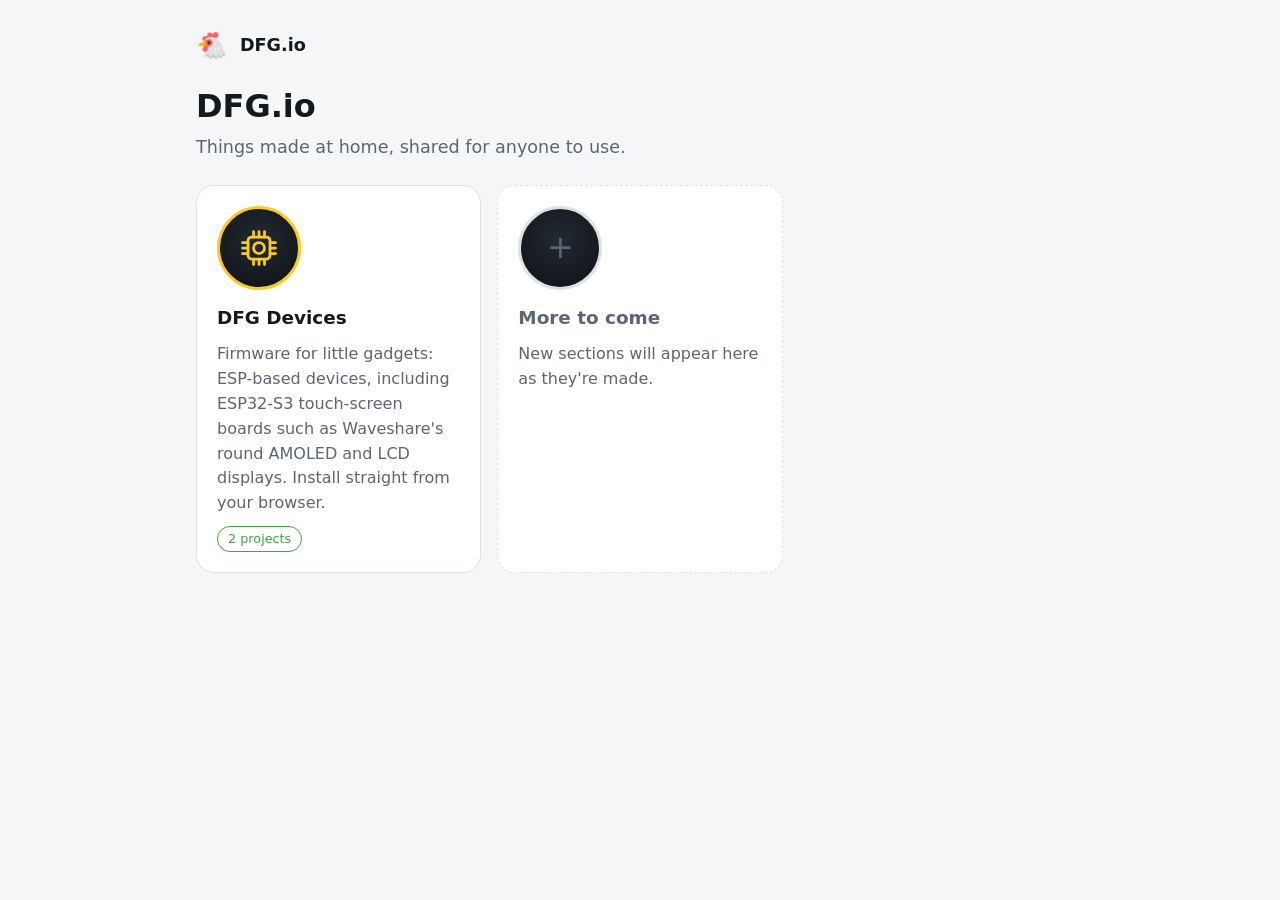
<file: index.html>
<!doctype html>
<html lang="en-GB">
<head>
<meta charset="utf-8">
<meta name="viewport" content="width=device-width, initial-scale=1">
<title>DFG.io</title>
<meta name="description" content="Things made at home: firmware for little gadgets, and more to come.">
<link rel="stylesheet" href="style.css">
</head>
<body>
<div class="wrap">
  <header class="site"><span class="logo" aria-hidden="true">&#x1F414;</span><a href="./">DFG.io</a></header>
  <h1>DFG.io</h1>
  <p class="lead">Things made at home, shared for anyone to use.</p>

  <div class="grid">
    <a class="card" href="devices/">
      <div class="face" style="--c:#ffca28"><svg class="ico" viewBox="0 0 48 48" aria-hidden="true"><rect x="12" y="12" width="24" height="24" rx="4"/><circle cx="24" cy="24" r="6"/><path d="M18 12V6M24 12V6M30 12V6M18 42v-6M24 42v-6M30 42v-6M12 18H6M12 24H6M12 30H6M42 18h-6M42 24h-6M42 30h-6"/></svg></div>
      <h3>DFG Devices</h3>
      <p>Firmware for little gadgets: ESP-based devices, including ESP32-S3 touch-screen boards such as Waveshare's round AMOLED and LCD displays. Install straight from your browser.</p>
      <span class="tag ready">2 projects</span>
    </a>
    <div class="card soon">
      <div class="face" style="--c:var(--line)">+</div>
      <h3>More to come</h3>
      <p>New sections will appear here as they're made.</p>
    </div>
  </div>
</div>
</body>
</html>
</file>
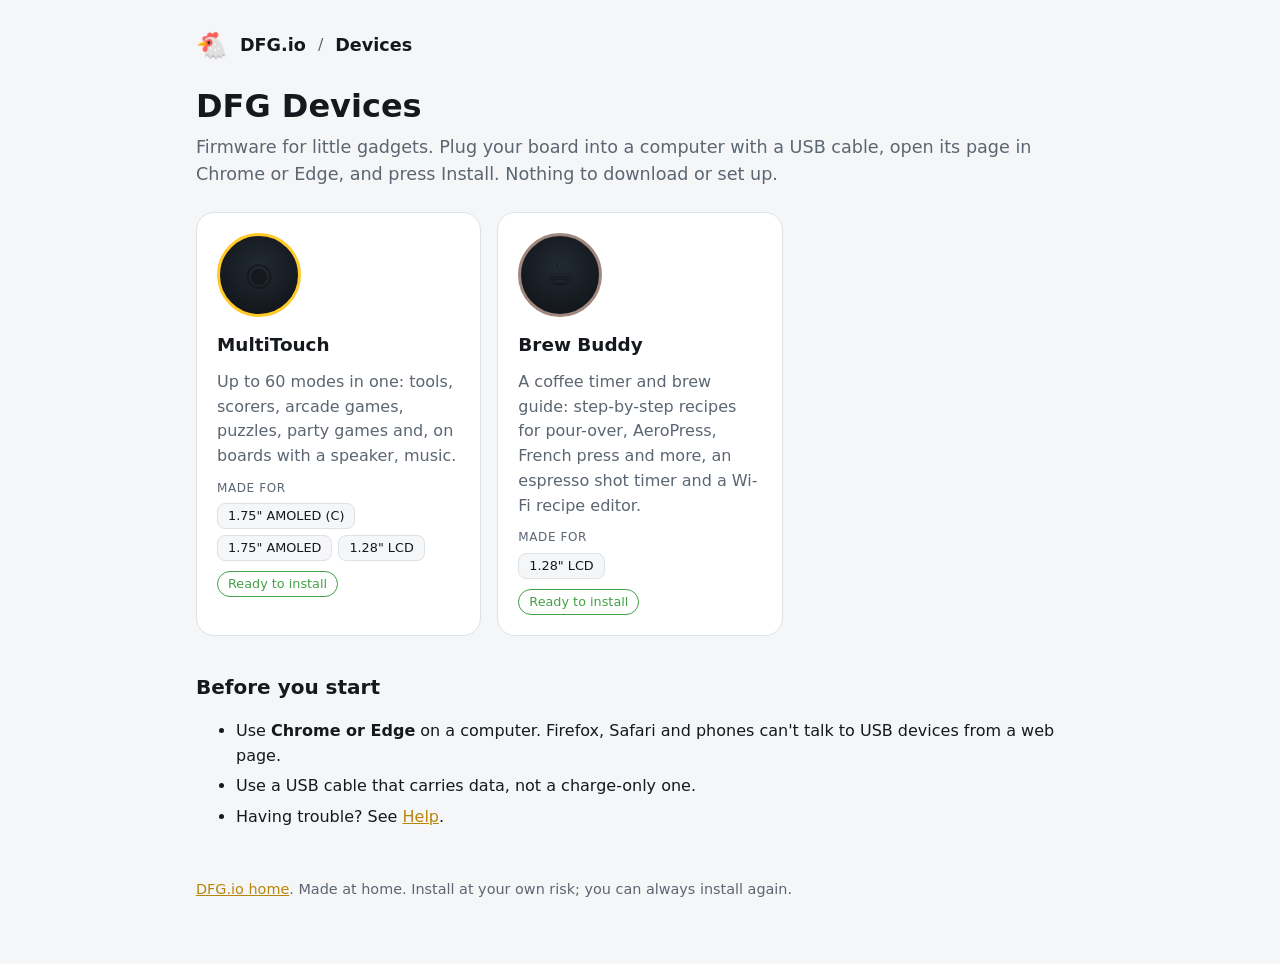
<file: devices/index.html>
<!doctype html>
<html lang="en-GB">
<head>
<meta charset="utf-8">
<meta name="viewport" content="width=device-width, initial-scale=1">
<title>DFG Devices</title>
<meta name="description" content="Firmware for little gadgets, installed from your browser.">
<link rel="stylesheet" href="../style.css">
</head>
<body>
<div class="wrap">
  <header class="site"><span class="logo" aria-hidden="true">&#x1F414;</span><a href="../">DFG.io</a><span class="sep">/</span><a href="./">Devices</a></header>
  <h1>DFG Devices</h1>
  <p class="lead">Firmware for little gadgets. Plug your board into a computer with a USB cable, open its page in Chrome or Edge, and press Install. Nothing to download or set up.</p>

  <div class="grid">
    <a class="card" href="../multitouch/">
      <div class="face" style="--c:#ffca28">&#9673;</div>
      <h3>MultiTouch</h3>
      <p>Up to 60 modes in one: tools, scorers, arcade games, puzzles, party games and, on boards with a speaker, music.</p>
      <ul class="devices">
        <li title="Waveshare ESP32-S3-Touch-AMOLED-1.75C">1.75" AMOLED (C)</li>
        <li title="Waveshare ESP32-S3-Touch-AMOLED-1.75">1.75" AMOLED</li>
        <li title="Waveshare ESP32-S3-Touch-LCD-1.28">1.28" LCD</li>
      </ul>
      <span class="tag ready">Ready to install</span>
    </a>
    <a class="card" href="../brew-buddy/">
      <div class="face" style="--c:#a1887f">&#9749;</div>
      <h3>Brew Buddy</h3>
      <p>A coffee timer and brew guide: step-by-step recipes for pour-over, AeroPress, French press and more, an espresso shot timer and a Wi-Fi recipe editor.</p>
      <ul class="devices">
        <li title="Waveshare ESP32-S3-Touch-LCD-1.28">1.28" LCD</li>
      </ul>
      <span class="tag ready">Ready to install</span>
    </a>
  </div>

  <h2>Before you start</h2>
  <ul>
    <li>Use <strong>Chrome or Edge</strong> on a computer. Firefox, Safari and phones can't talk to USB devices from a web page.</li>
    <li>Use a USB cable that carries data, not a charge-only one.</li>
    <li>Having trouble? See <a href="../help.html">Help</a>.</li>
  </ul>
  <footer><a href="../">DFG.io home</a>. Made at home. Install at your own risk; you can always install again.</footer>
</div>
</body>
</html>
</file>
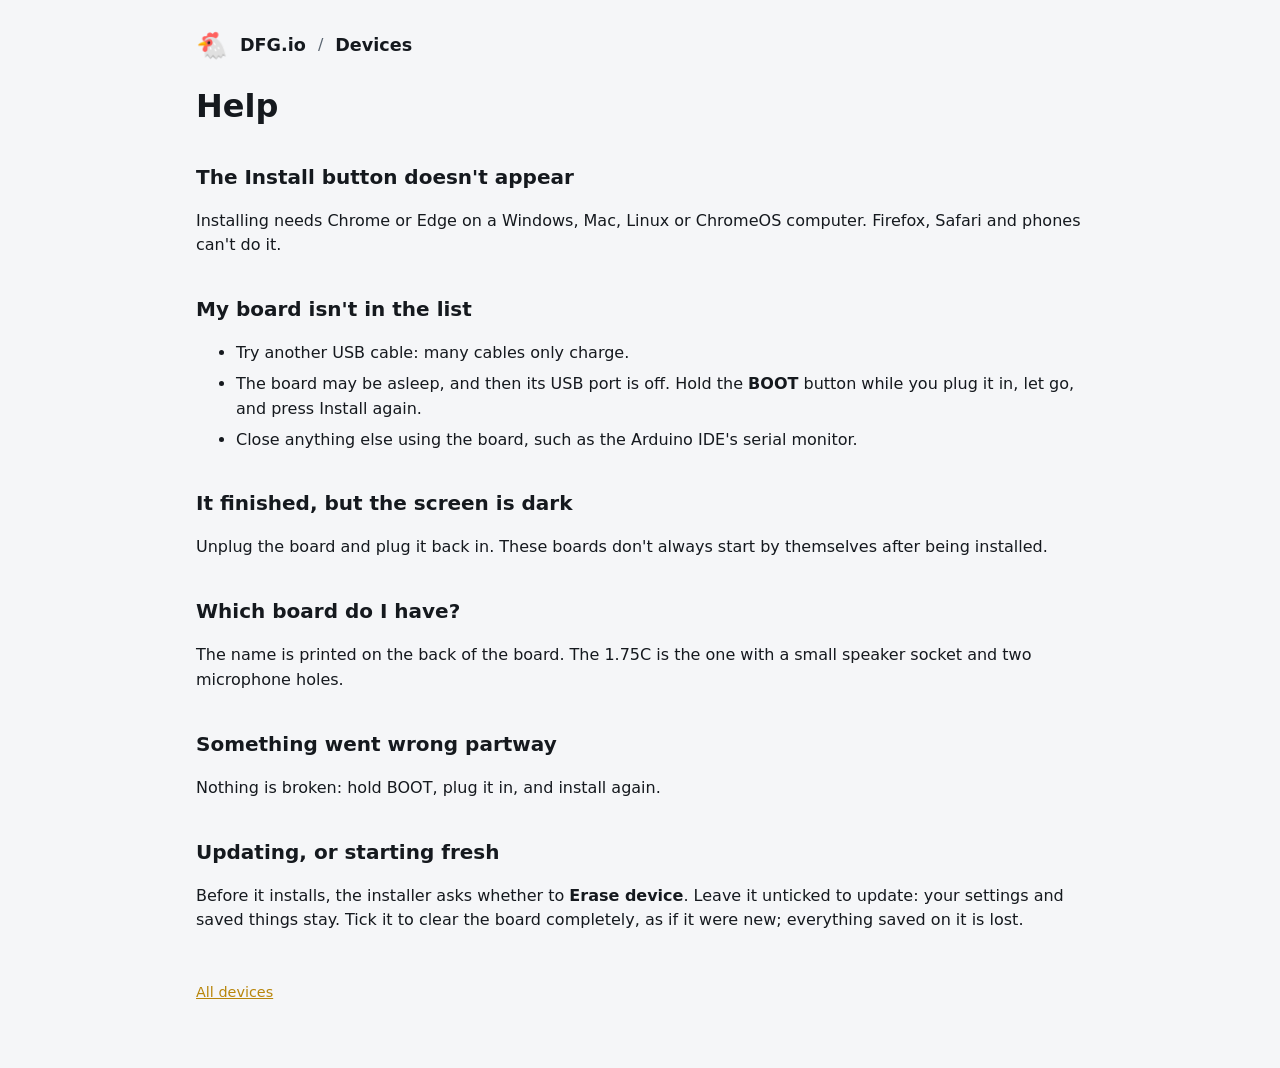
<file: help.html>
<!doctype html>
<html lang="en-GB">
<head>
<meta charset="utf-8">
<meta name="viewport" content="width=device-width, initial-scale=1">
<title>Install Help</title>
<link rel="stylesheet" href="style.css">
</head>
<body>
<div class="wrap">
  <header class="site"><span class="logo" aria-hidden="true">&#x1F414;</span><a href="./">DFG.io</a><span class="sep">/</span><a href="devices/">Devices</a></header>
  <h1>Help</h1>

  <h2>The Install button doesn't appear</h2>
  <p>Installing needs Chrome or Edge on a Windows, Mac, Linux or ChromeOS computer. Firefox, Safari and phones can't do it.</p>

  <h2>My board isn't in the list</h2>
  <ul>
    <li>Try another USB cable: many cables only charge.</li>
    <li>The board may be asleep, and then its USB port is off. Hold the <strong>BOOT</strong> button while you plug it in, let go, and press Install again.</li>
    <li>Close anything else using the board, such as the Arduino IDE's serial monitor.</li>
  </ul>

  <h2>It finished, but the screen is dark</h2>
  <p>Unplug the board and plug it back in. These boards don't always start by themselves after being installed.</p>

  <h2>Which board do I have?</h2>
  <p>The name is printed on the back of the board. The 1.75C is the one with a small speaker socket and two microphone holes.</p>

  <h2>Something went wrong partway</h2>
  <p>Nothing is broken: hold BOOT, plug it in, and install again.</p>

  <h2>Updating, or starting fresh</h2>
  <p>Before it installs, the installer asks whether to <strong>Erase device</strong>. Leave it unticked to update: your settings and saved things stay. Tick it to clear the board completely, as if it were new; everything saved on it is lost.</p>
  <footer><a href="devices/">All devices</a></footer>
</div>
</body>
</html>
</file>
<file: style.css>
:root {
  --bg: #0b0d10;
  --panel: #14181d;
  --line: #262d35;
  --ink: #eef1f4;
  --dim: #9aa5b1;
  --accent: #ffca28;
  --ok: #43a047;
  --warn: #e57373;
  --radius: 18px;
}
@media (prefers-color-scheme: light) {
  :root:not([data-theme="dark"]) {
    --bg: #f5f6f8; --panel: #ffffff; --line: #dde2e7; --ink: #15191e; --dim: #5b6672; --accent: #b8860b;
  }
}
* { box-sizing: border-box; }
html { -webkit-text-size-adjust: 100%; }
body {
  margin: 0; background: var(--bg); color: var(--ink);
  font: 16px/1.55 system-ui, -apple-system, "Segoe UI", Roboto, sans-serif;
}
a { color: var(--accent); }
.wrap { max-width: 920px; margin: 0 auto; padding: 32px 16px 64px; }
header.site { display: flex; align-items: center; gap: 12px; margin-bottom: 28px; }
header.site a { color: var(--ink); text-decoration: none; font-weight: 700; font-size: 1.1rem; }
header.site .sep { color: var(--dim); }
.card.soon { border-style: dashed; }
.card.soon h3, .card.soon .face { color: var(--dim); }
header.site .logo { font-size: 1.6rem; line-height: 1; flex: none; }
.face .ico { width: 44px; height: 44px; fill: none; stroke: var(--c, var(--accent)); stroke-width: 3; stroke-linecap: round; stroke-linejoin: round; }
h1 { font-size: 2rem; line-height: 1.2; margin: 0 0 8px; }
h2 { font-size: 1.25rem; margin: 36px 0 12px; }
p.lead { color: var(--dim); font-size: 1.1rem; margin: 0 0 24px; }
.grid { display: grid; gap: 16px; grid-template-columns: repeat(auto-fill, minmax(260px, 1fr)); }
.card {
  background: var(--panel); border: 1px solid var(--line); border-radius: var(--radius);
  padding: 20px; display: flex; flex-direction: column; gap: 10px; color: var(--ink); text-decoration: none;
}
a.card:hover { border-color: var(--accent); }
.card h3 { margin: 0; font-size: 1.15rem; }
.card p { margin: 0; color: var(--dim); }
.face {
  width: 84px; height: 84px; border-radius: 50%; display: grid; place-items: center;
  background: radial-gradient(circle at 50% 40%, #222a33, #0e1115); border: 3px solid var(--c, var(--accent));
  font-size: 2rem; margin-bottom: 4px;
}
.tag { display: inline-block; font-size: .8rem; padding: 2px 10px; border-radius: 99px; border: 1px solid var(--line); color: var(--dim); align-self: flex-start; }
.tag.ready { color: var(--ok); border-color: var(--ok); }
.board { background: var(--panel); border: 1px solid var(--line); border-radius: var(--radius); padding: 20px; margin-bottom: 14px; }
.board h3 { margin: 0 0 4px; }
.board .meta { color: var(--dim); margin: 0 0 14px; font-size: .95rem; }
.na { color: var(--dim); font-style: italic; }
.btn, esp-web-install-button button {
  display: inline-block; background: var(--accent); color: #111; border: 0; border-radius: 99px;
  padding: 10px 22px; font: inherit; font-weight: 700; cursor: pointer; text-decoration: none;
}
ol li, ul li { margin: 6px 0; }
.note { border-left: 3px solid var(--accent); padding: 8px 14px; background: var(--panel); border-radius: 0 10px 10px 0; color: var(--dim); }
.warn { border-left-color: var(--warn); }
footer { margin-top: 48px; color: var(--dim); font-size: .9rem; }
.devices { list-style: none; margin: 0; padding: 0; display: flex; flex-wrap: wrap; gap: 6px; }
.devices li { margin: 0; font-size: .8rem; padding: 2px 10px; border-radius: 8px; background: var(--bg); border: 1px solid var(--line); color: var(--ink); }
.devices::before { content: "Made for"; width: 100%; font-size: .75rem; text-transform: uppercase; letter-spacing: .05em; color: var(--dim); }
h3 { font-size: 1.05rem; margin: 24px 0 8px; }
code { background: var(--panel); border: 1px solid var(--line); border-radius: 6px; padding: 0 5px; font-size: .9em; }
.gallery { display: grid; gap: 14px; grid-template-columns: repeat(auto-fill, minmax(150px, 1fr)); margin: 8px 0 8px; }
.gallery figure { margin: 0; text-align: center; color: var(--dim); font-size: .85rem; }
.gallery img { display: block; width: 100%; max-width: 200px; aspect-ratio: 1; margin: 0 auto 6px; border-radius: 50%; background: #000; box-shadow: 0 0 0 4px #25201b; }
table.ref { width: 100%; border-collapse: collapse; background: var(--panel); border: 1px solid var(--line); border-radius: 12px; overflow: hidden; }
table.ref th, table.ref td { text-align: left; vertical-align: top; padding: 10px 14px; border-top: 1px solid var(--line); }
table.ref tr:first-child th, table.ref tr:first-child td { border-top: 0; }
table.ref th { white-space: nowrap; width: 1%; }
table.ref td { color: var(--dim); }
@media (max-width: 520px) { table.ref th { white-space: normal; width: 34%; } }
.scroll { overflow-x: auto; -webkit-overflow-scrolling: touch; }
table.cmp { min-width: 560px; }
table.cmp th, table.cmp td { width: auto; white-space: normal; }
table.cmp tr:first-child th { color: var(--ink); background: var(--bg); }
table.cmp td { color: var(--dim); }
</file>
